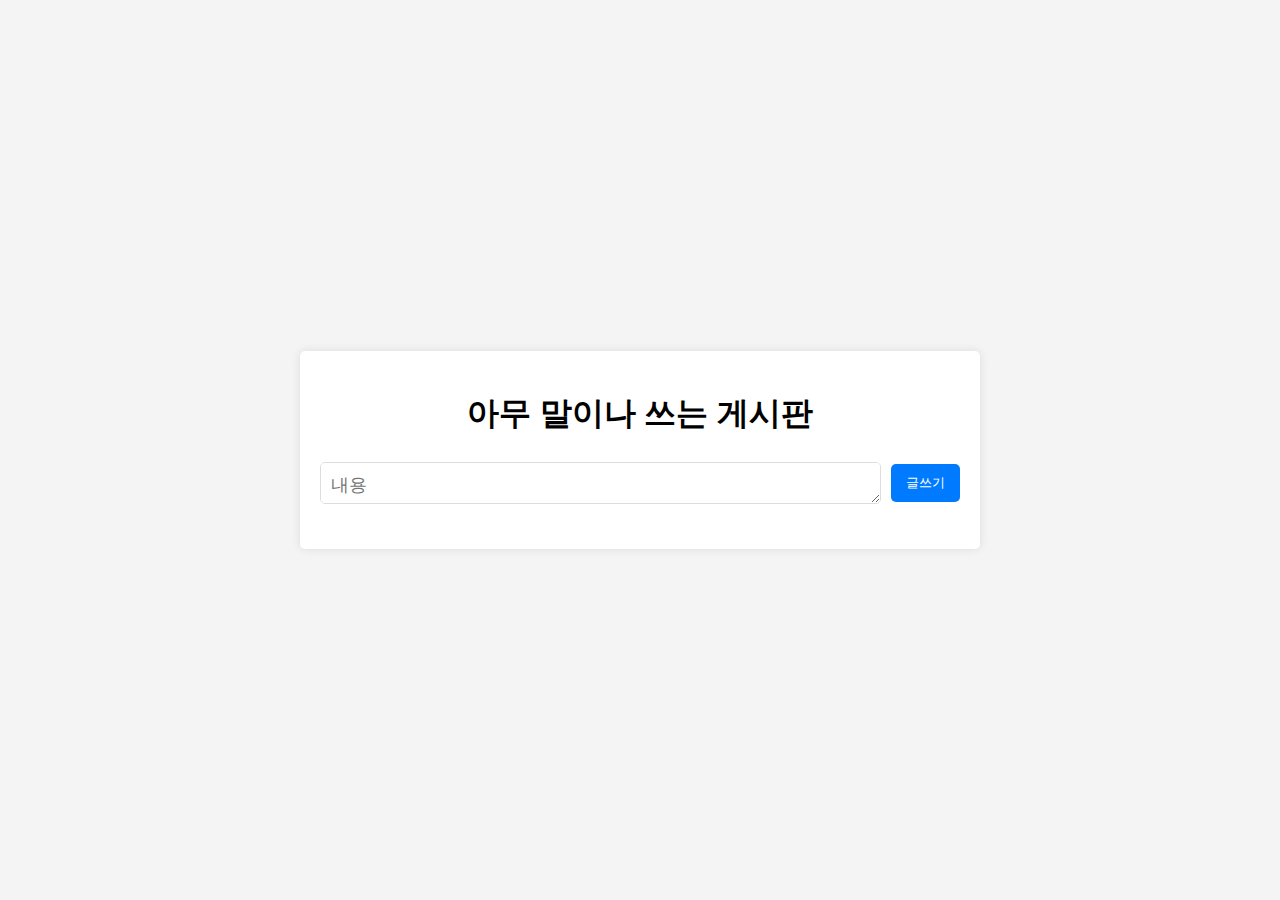
<file: board.html>
<!DOCTYPE html>
<html lang="en">
<head>
    <meta charset="UTF-8">
    <meta name="viewport" content="width=device-width, initial-scale=1.0">
    <title>Board</title>
    <link rel="stylesheet" href="board.css">
</head>
<body>
    <div class="container">
        <h1>아무 말이나 쓰는 게시판</h1>
        <form id="postForm">
            <textarea id="content" placeholder="내용" required></textarea>
            <button type="submit">글쓰기</button>            
        </form>
        <div id="intro"></div>
        <div id="posts"></div>
    </div>
    <script src="board.js"></script>
</body>
</html>
</file>
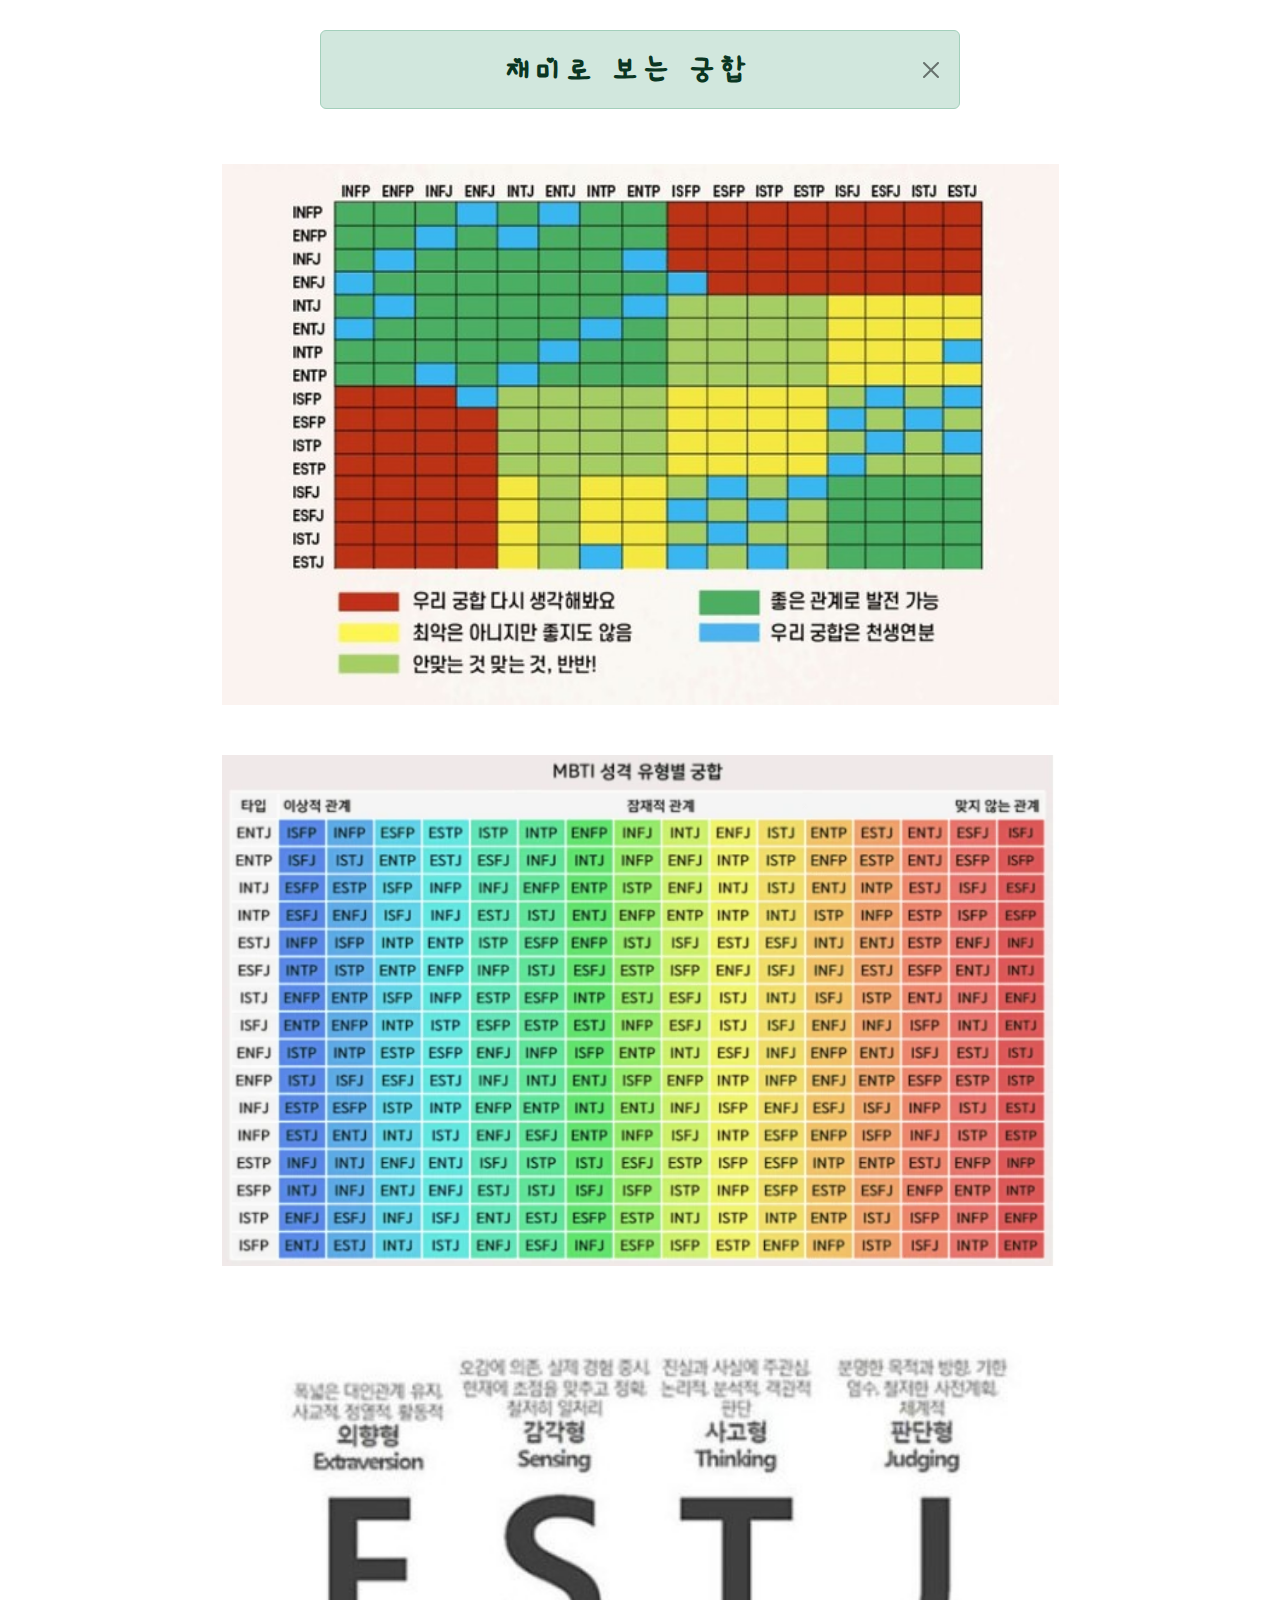
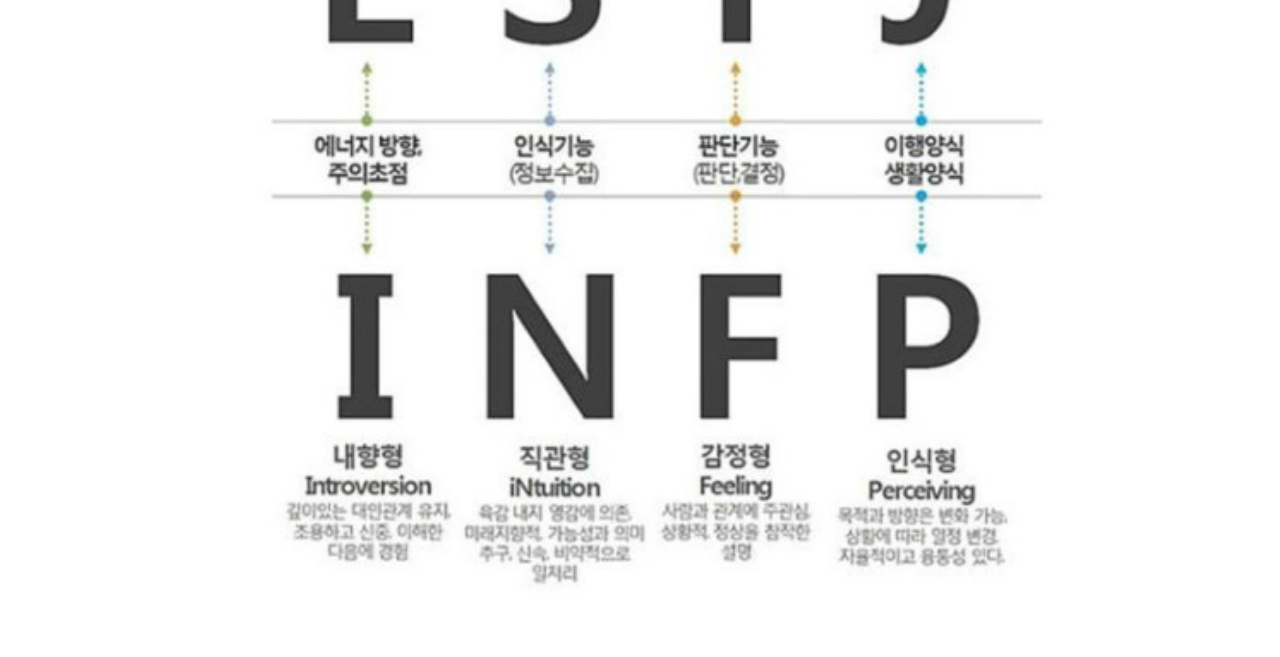
<file: compatibility.html>
<!DOCTYPE html>
<html lang="en">
<head>
    <meta charset="UTF-8">
    <meta name="viewport" content="width=device-width, initial-scale=1.0">
    <title>궁합</title>
    <link rel="stylesheet" href="./compatibility.css">
    <link href="https://cdn.jsdelivr.net/npm/bootstrap@5.3.3/dist/css/bootstrap.min.css" rel="stylesheet" integrity="sha384-QWTKZyjpPEjISv5WaRU9OFeRpok6YctnYmDr5pNlyT2bRjXh0JMhjY6hW+ALEwIH" crossorigin="anonymous">

    <link rel="preconnect" href="https://fonts.googleapis.com">
    <link rel="preconnect" href="https://fonts.gstatic.com" crossorigin>
    <link href="https://fonts.googleapis.com/css2?family=Gaegu&family=Single+Day&family=Source+Code+Pro:ital,wght@0,200..900;1,200..900&family=Sunflower:wght@300&display=swap" rel="stylesheet">
</head>
<body>
    <div class="alert alert-success d-flex align-items-center" role="alert">
        <div id="inline-text"><strong>재미로 보는 궁합</strong></div>
        <button type="button" class="btn-close" data-bs-dismiss="alert" aria-label="Close"></button>
    </div>
    
    <div class="container">
    <img src="./img/table/table(1).png"></img>
    <img src="./img/table/table(2).png"></img>
    <img src="./img/table/table.png"></img>
    </div>

    <script src="https://cdn.jsdelivr.net/npm/bootstrap@5.3.3/dist/js/bootstrap.bundle.min.js" integrity="sha384-YvpcrYf0tY3lHB60NNkmXc5s9fDVZLESaAA55NDzOxhy9GkcIdslK1eN7N6jIeHz" crossorigin="anonymous"></script>

</body>
</html>
</file>
<file: board.css>
body {
    font-family: Arial, sans-serif;
    background-color: #f4f4f4;
    margin: 0;
    padding: 0;
    display: flex;
    justify-content: center;
    align-items: center;
    height: 100vh;
}

.container {
    width: 50%;
    text-align: center;
    background: white;
    padding: 20px;
    box-shadow: 0 0 10px rgba(0, 0, 0, 0.1);
    border-radius: 5px;
}

form {
    margin-bottom: 20px;
    display: flex;
    align-items: center;
}

form textarea {
    width: 80%;
    padding: 10px;
    margin: 5px 0;
    border: 1px solid #ddd;
    border-radius: 5px;
    flex: 1;
    font-size: 18px;
    height: 20px;
}

form button {
    padding: 10px 15px;
    border: none;
    background-color: #007bff;
    color: white;
    border-radius: 5px;
    cursor: pointer;
    margin-left: 10px;
}

form button:hover {
    background-color: #0056b3;
}

.post {
    display: flex;
    align-items: center; /* 포스트 내용과 버튼을 세로 중앙 정렬합니다. */
    justify-content: space-between; /* 포스트 내용과 버튼을 좌우로 정렬합니다. */
    border: 1px solid #ddd;
    padding: 15px;
    margin: 10px 0;
    border-radius: 5px;
    background-color: #fff;
    text-align: left;
}

.post p {
    margin: 0;
    flex: 1; /* 포스트 내용이 남은 공간을 모두 차지하도록 설정합니다. */
}

.post button {
    padding: 10px 15px;
    border: none;
    background-color: #b4b4b5;
    color: white;
    border-radius: 5px;
    cursor: pointer;
}

.post button:hover {
    background-color: #4d4d4d;
}

@keyframes rainbow {
    0% { color: red; }
    16.67% { color: orange; }
    33.33% { color: yellow; }
    50% { color: green; }
    66.67% { color: blue; }
    83.33% { color: indigo; }
    100% { color: violet; }
}

.rainbow-text {
    animation: rainbow 1s infinite;
}
</file>
<file: compatibility.css>
.container {
    display: flex;
    flex-direction: column;
    position: relative;
    align-items: center;
    margin-top: 30px;
    
}

img {
    width: 75%;
    height: auto;
    margin: 25px;
}

/* h1 {
    text-align: center;
    font-weight: bold;
    font-size: 30px;
    padding: 0;
    margin: 0;
    margin-top: 20px;

} */

#inline-text {
    font-size: 30px;
    font-family: "Single Day", cursive;
    letter-spacing: 7px;
    
}


.alert {
    text-align: center;
    margin: auto;
    margin-top: 30px;
    height: 10%;
    width: 50%;

}

#inline-text {
    margin-left: auto;
}

.btn-close {
    margin-left: auto;
}
</file>
